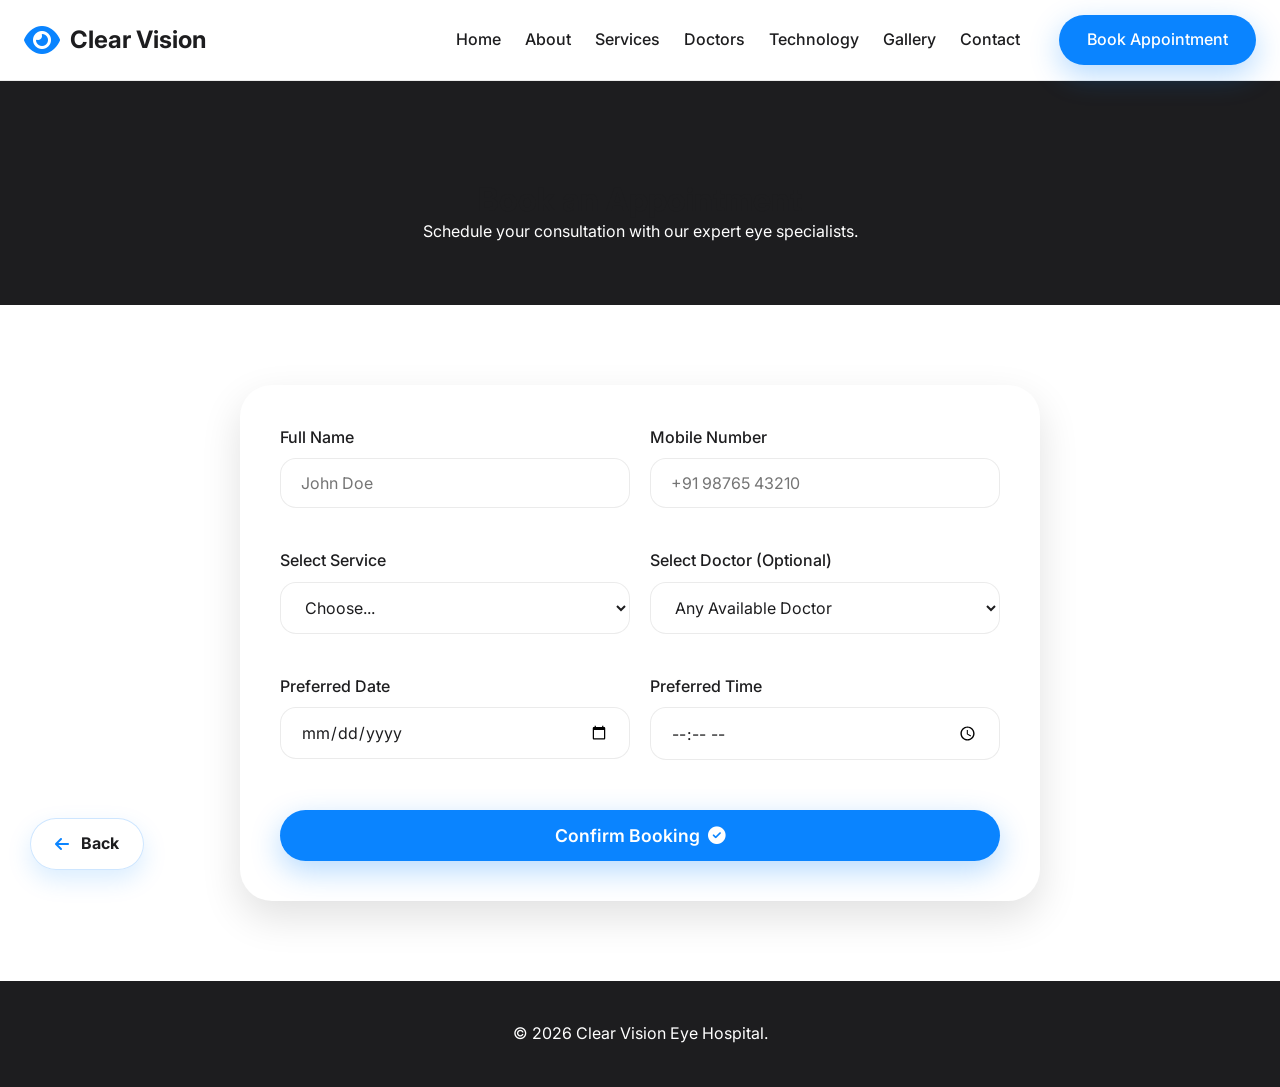
<file: appointment.html>
<!DOCTYPE html>
<html lang="en">
<head>
    <meta charset="UTF-8">
    <meta name="viewport" content="width=device-width, initial-scale=1.0">
    <title>Book Appointment | Clear Vision Eye Hospital</title>
    <link rel="stylesheet" href="css/style.css">
    <link rel="stylesheet" href="css/home.css">
    <link rel="stylesheet" href="css/animation.css">
    <link rel="stylesheet" href="css/responsive.css">
    <link rel="stylesheet" href="https://cdnjs.cloudflare.com/ajax/libs/font-awesome/6.4.0/css/all.min.css">
    <style>
        .page-header { background: var(--dark-blue); color: white; padding: 100px 0 60px; text-align: center; }
    </style>
</head>
<body style="background: var(--background);">
    <!-- Back Button -->
    <a href="javascript:history.back()" class="floating-back-btn">
        <i class="fas fa-arrow-left"></i> Back
    </a>

    <nav class="navbar">
        <div class="container nav-container">
            <a href="index.html" class="logo"><i class="fas fa-eye"></i> Clear Vision</a>
            <div class="nav-links">
                <a href="index.html">Home</a>
                <a href="about.html">About</a>
                <a href="services.html">Services</a>
                <a href="doctors.html">Doctors</a>
                <a href="technology.html">Technology</a>
                <a href="gallery.html">Gallery</a>
                <a href="contact.html">Contact</a>
                <a href="appointment.html" class="active btn btn-primary pulse-button" style="color:white; margin-left:15px;">Book Appointment</a>
            </div>
            <div class="mobile-menu-btn"><i class="fas fa-bars"></i></div>
        </div>
    </nav>

    <div class="page-header reveal-up">
        <div class="container">
            <h1>Book an Appointment</h1>
            <p>Schedule your consultation with our expert eye specialists.</p>
        </div>
    </div>

    <section class="section container" style="max-width: 800px;">
        <form id="home-appointment-form" class="reveal-up" style="background: white; padding: 40px; border-radius: var(--radius-lg); box-shadow: var(--shadow-lg);">
            <div class="grid grid-2" style="gap: 20px; margin-bottom: 20px;">
                <div class="form-group">
                    <label style="font-weight: 500; margin-bottom: 8px; display: block;">Full Name</label>
                    <input type="text" class="form-control" placeholder="John Doe" required>
                </div>
                <div class="form-group">
                    <label style="font-weight: 500; margin-bottom: 8px; display: block;">Mobile Number</label>
                    <input type="tel" class="form-control" placeholder="+91 98765 43210" required>
                </div>
            </div>
            
            <div class="grid grid-2" style="gap: 20px; margin-bottom: 20px;">
                <div class="form-group">
                    <label style="font-weight: 500; margin-bottom: 8px; display: block;">Select Service</label>
                    <select class="form-control" required>
                        <option value="">Choose...</option>
                        <option value="cataract">Cataract Surgery</option>
                        <option value="lasik">LASIK</option>
                        <option value="consultation">General Consultation</option>
                    </select>
                </div>
                <div class="form-group">
                    <label style="font-weight: 500; margin-bottom: 8px; display: block;">Select Doctor (Optional)</label>
                    <select class="form-control">
                        <option value="">Any Available Doctor</option>
                        <option value="dr-arvind">Dr. Arvind Kumar</option>
                        <option value="dr-priya">Dr. Priya Natarajan</option>
                    </select>
                </div>
            </div>

            <div class="grid grid-2" style="gap: 20px; margin-bottom: 30px;">
                <div class="form-group">
                    <label style="font-weight: 500; margin-bottom: 8px; display: block;">Preferred Date</label>
                    <input type="date" class="form-control" required>
                </div>
                <div class="form-group">
                    <label style="font-weight: 500; margin-bottom: 8px; display: block;">Preferred Time</label>
                    <input type="time" class="form-control" required>
                </div>
            </div>

            <button type="submit" class="btn btn-primary" style="width: 100%; font-size: 1.1rem; padding: 15px;">Confirm Booking <i class="fas fa-check-circle"></i></button>
        </form>
    </section>

    <!-- Footer -->
    <footer style="background: var(--dark-blue); color: white; padding: 40px 0;">
        <div class="container" style="text-align: center;">&copy; 2026 Clear Vision Eye Hospital.</div>
    </footer>

    <script src="js/app.js"></script>
    <script src="js/navbar.js"></script>
    <script src="js/animation.js"></script>
    <script src="js/appointment.js"></script>
    <!-- Mobile Bottom Navigation -->
    <div class="mobile-bottom-nav">
        <a href="index.html" class="nav-item">
            <i class="fas fa-home"></i>
            <span>Home</span>
        </a>
        <a href="vision-test.html" class="nav-item">
            <i class="fas fa-eye"></i>
            <span>Test</span>
        </a>
        <a href="appointment.html" class="nav-item active">
            <i class="far fa-calendar-alt"></i>
            <span>Book</span>
        </a>
        <a href="tel:+919876543210" class="nav-item">
            <i class="fas fa-phone-alt"></i>
            <span>Call</span>
        </a>
    </div>
</body>
</html>
</file>
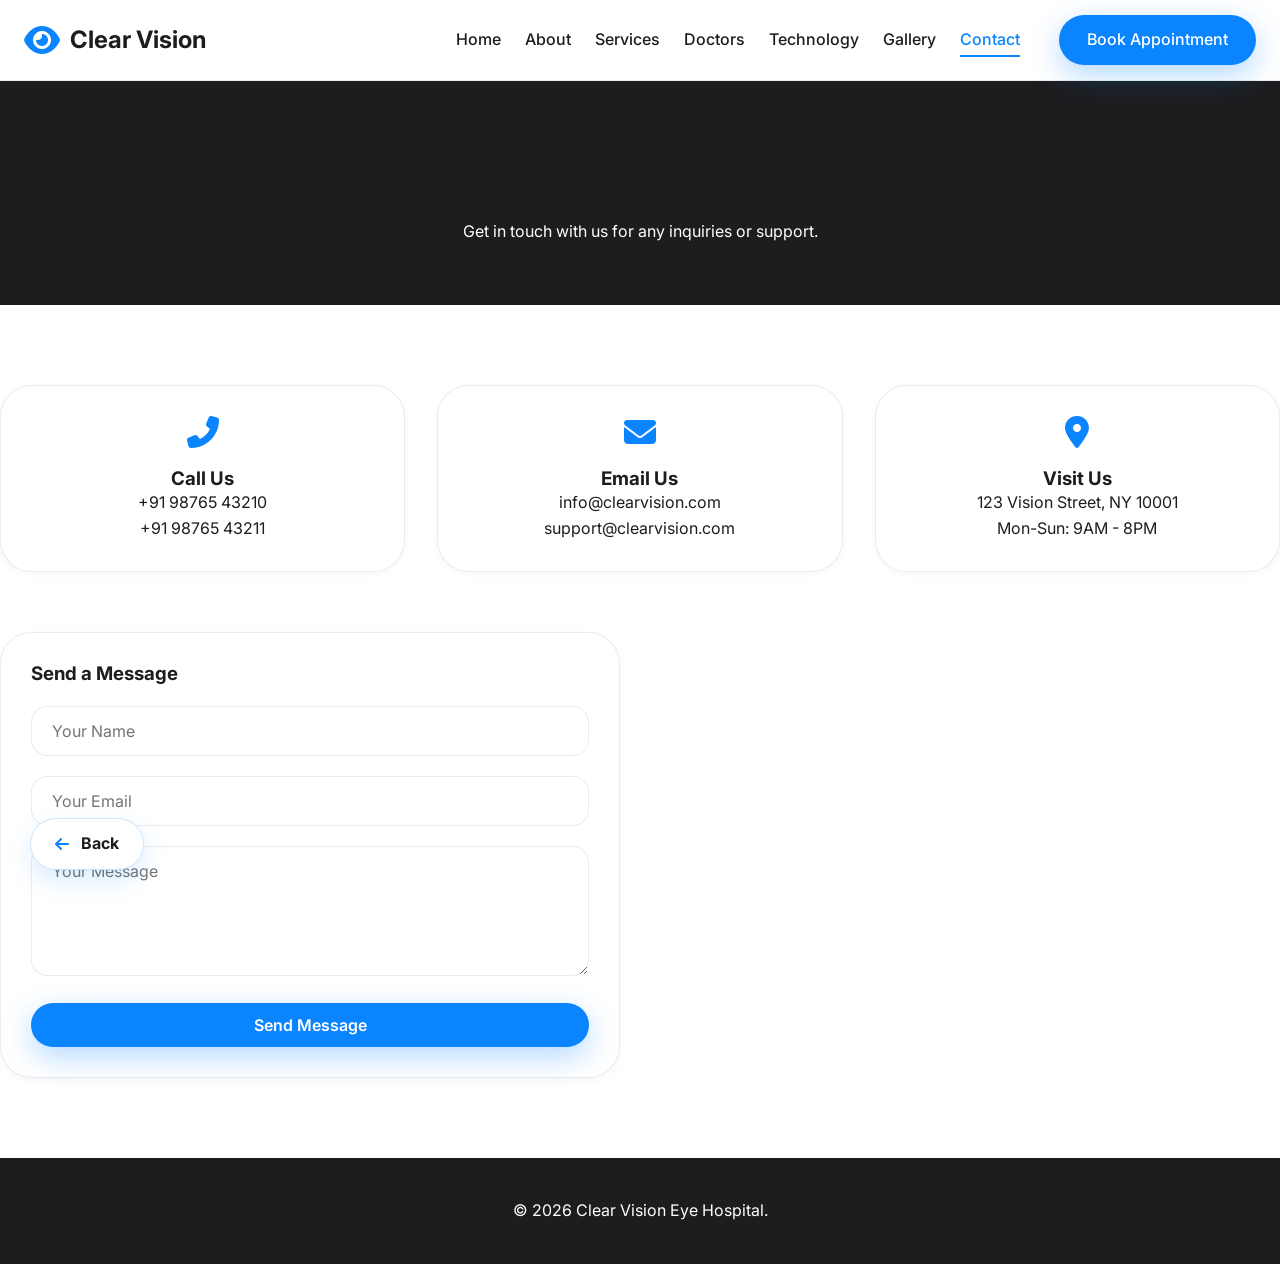
<file: contact.html>
<!DOCTYPE html>
<html lang="en">
<head>
    <meta charset="UTF-8">
    <meta name="viewport" content="width=device-width, initial-scale=1.0">
    <title>Contact Us | Clear Vision Eye Hospital</title>
    <link rel="stylesheet" href="css/style.css">
    <link rel="stylesheet" href="css/home.css">
    <link rel="stylesheet" href="css/animation.css">
    <link rel="stylesheet" href="css/responsive.css">
    <link rel="stylesheet" href="https://cdnjs.cloudflare.com/ajax/libs/font-awesome/6.4.0/css/all.min.css">
    <style>
        .page-header { background: var(--dark-blue); color: white; padding: 100px 0 60px; text-align: center; }
        .contact-card { background: white; padding: 30px; border-radius: var(--radius-lg); box-shadow: var(--shadow-sm); border: 1px solid var(--border); text-align: center; }
        .contact-card i { font-size: 2rem; color: var(--primary-blue); margin-bottom: 20px; }
    </style>
</head>
<body>
    <!-- Back Button -->
    <a href="javascript:history.back()" class="floating-back-btn">
        <i class="fas fa-arrow-left"></i> Back
    </a>

    <nav class="navbar">
        <div class="container nav-container">
            <a href="index.html" class="logo"><i class="fas fa-eye"></i> Clear Vision</a>
            <div class="nav-links">
                <a href="index.html">Home</a>
                <a href="about.html">About</a>
                <a href="services.html">Services</a>
                <a href="doctors.html">Doctors</a>
                <a href="technology.html">Technology</a>
                <a href="gallery.html">Gallery</a>
                <a href="contact.html" class="active">Contact</a>
                <a href="appointment.html" class="btn btn-primary pulse-button" style="color:white; margin-left:15px;">Book Appointment</a>
            </div>
            <div class="mobile-menu-btn"><i class="fas fa-bars"></i></div>
        </div>
    </nav>

    <div class="page-header reveal-up">
        <div class="container">
            <h1>Contact Us</h1>
            <p>Get in touch with us for any inquiries or support.</p>
        </div>
    </div>

    <section class="section container">
        <div class="grid grid-3" style="margin-bottom: 60px;">
            <div class="contact-card reveal-up">
                <i class="fas fa-phone-alt"></i>
                <h3>Call Us</h3>
                <p>+91 98765 43210<br>+91 98765 43211</p>
            </div>
            <div class="contact-card reveal-up" style="transition-delay: 0.1s;">
                <i class="fas fa-envelope"></i>
                <h3>Email Us</h3>
                <p>info@clearvision.com<br>support@clearvision.com</p>
            </div>
            <div class="contact-card reveal-up" style="transition-delay: 0.2s;">
                <i class="fas fa-map-marker-alt"></i>
                <h3>Visit Us</h3>
                <p>123 Vision Street, NY 10001<br>Mon-Sun: 9AM - 8PM</p>
            </div>
        </div>

        <div class="grid grid-2" style="gap: 40px;">
            <form class="contact-card reveal-left" style="text-align: left;">
                <h3 style="margin-bottom: 20px;">Send a Message</h3>
                <div class="form-group"><input type="text" class="form-control" placeholder="Your Name" required></div>
                <div class="form-group"><input type="email" class="form-control" placeholder="Your Email" required></div>
                <div class="form-group"><textarea class="form-control" rows="5" placeholder="Your Message" required></textarea></div>
                <button type="submit" class="btn btn-primary" style="width: 100%;">Send Message</button>
            </form>
            <div class="reveal-right" style="border-radius: var(--radius-lg); overflow: hidden; height: 100%; min-height: 400px;">
                <iframe src="https://www.google.com/maps/embed?pb=!1m18!1m12!1m3!1d3887.8931407338045!2d80.20815131482206!3d13.042456990809228!2m3!1f0!2f0!3f0!3m2!1i1024!2i768!4f13.1!3m3!1m2!1s0x3a5266c1b3f7ef8f%3A0x6b637500b1d3d63c!2sChennai%2C%20Tamil%20Nadu!5e0!3m2!1sen!2sin!4v1622616239923!5m2!1sen!2sin" width="100%" height="100%" style="border:0;" allowfullscreen="" loading="lazy"></iframe>
            </div>
        </div>
    </section>

    <!-- Footer -->
    <footer style="background: var(--dark-blue); color: white; padding: 40px 0;">
        <div class="container" style="text-align: center;">&copy; 2026 Clear Vision Eye Hospital.</div>
    </footer>

    <script src="js/app.js"></script>
    <script src="js/navbar.js"></script>
    <script src="js/animation.js"></script>
    <!-- Mobile Bottom Navigation -->
    <div class="mobile-bottom-nav">
        <a href="index.html" class="nav-item">
            <i class="fas fa-home"></i>
            <span>Home</span>
        </a>
        <a href="vision-test.html" class="nav-item">
            <i class="fas fa-eye"></i>
            <span>Test</span>
        </a>
        <a href="appointment.html" class="nav-item">
            <i class="far fa-calendar-alt"></i>
            <span>Book</span>
        </a>
        <a href="tel:+919876543210" class="nav-item">
            <i class="fas fa-phone-alt"></i>
            <span>Call</span>
        </a>
    </div>
</body>
</html>
</file>
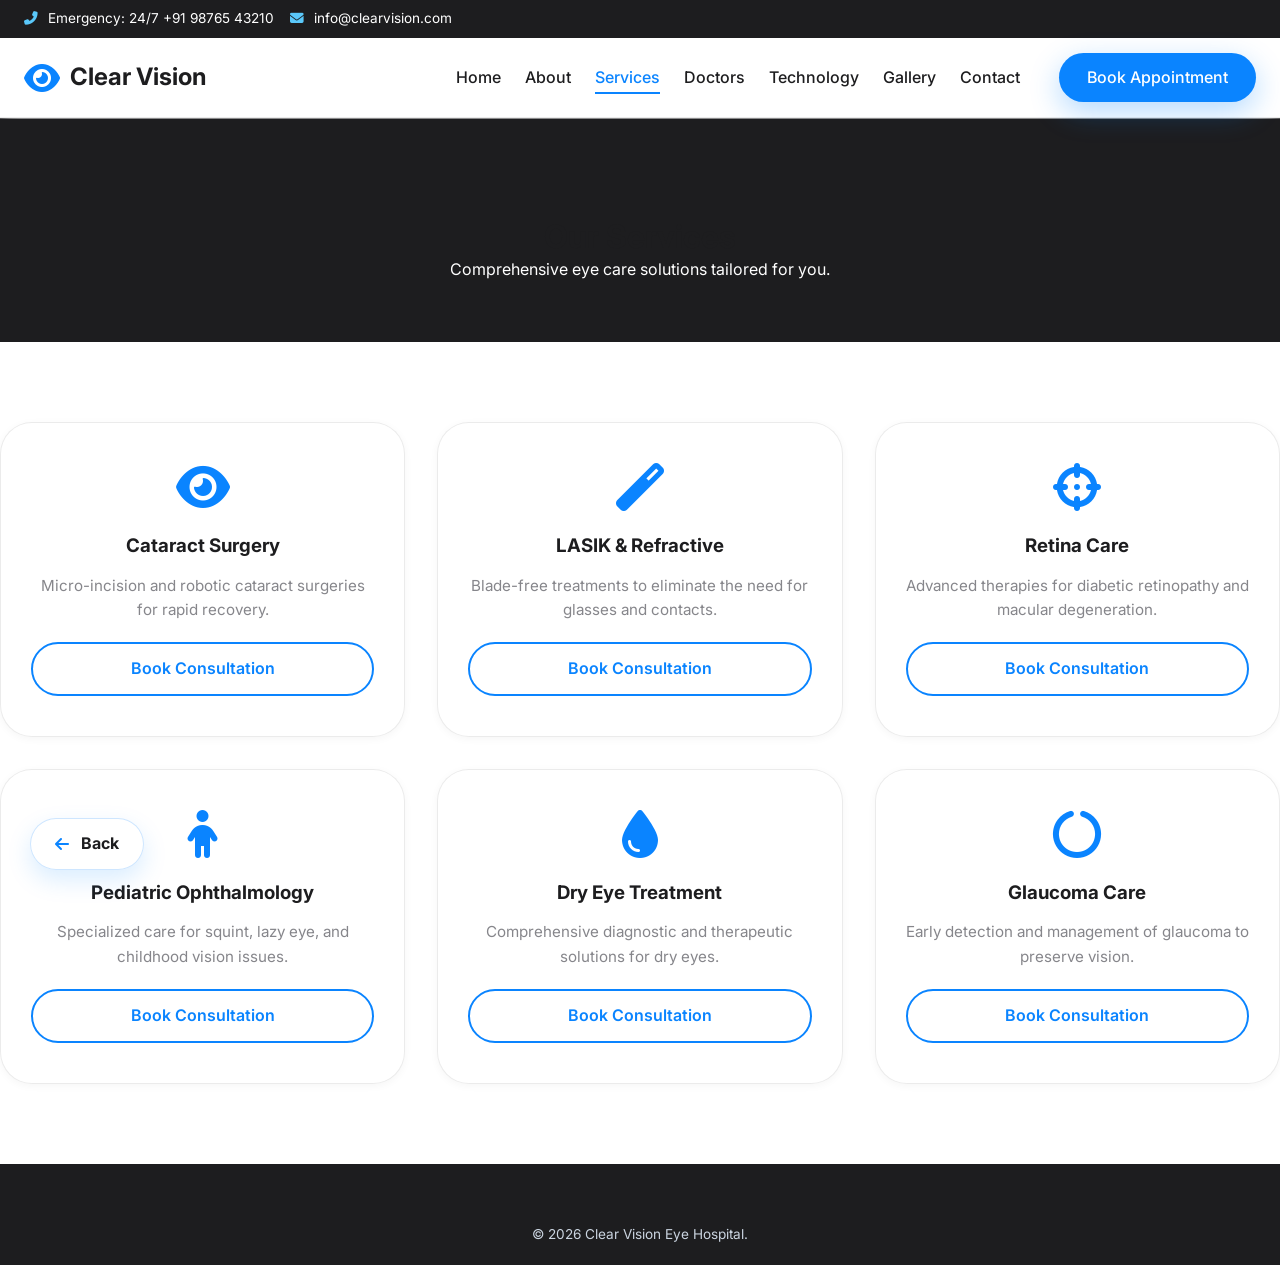
<file: services.html>
<!DOCTYPE html>
<html lang="en">
<head>
    <meta charset="UTF-8">
    <meta name="viewport" content="width=device-width, initial-scale=1.0">
    <title>Services | Clear Vision Eye Hospital</title>
    <link rel="stylesheet" href="css/style.css">
    <link rel="stylesheet" href="css/home.css">
    <link rel="stylesheet" href="css/animation.css">
    <link rel="stylesheet" href="css/responsive.css">
    <link rel="stylesheet" href="https://cdnjs.cloudflare.com/ajax/libs/font-awesome/6.4.0/css/all.min.css">
    <style>
        .page-header { background: var(--dark-blue); color: white; padding: 100px 0 60px; text-align: center; }
    </style>
</head>
<body>
    <!-- Back Button -->
    <a href="javascript:history.back()" class="floating-back-btn">
        <i class="fas fa-arrow-left"></i> Back
    </a>

    <!-- Top Bar -->
    <div class="top-bar">
        <div class="container top-bar-content">
            <div class="top-bar-contact">
                <span><i class="fas fa-phone-alt"></i> Emergency: 24/7 +91 98765 43210</span>
                <span><i class="fas fa-envelope"></i> info@clearvision.com</span>
            </div>
        </div>
    </div>

    <!-- Navbar -->
    <nav class="navbar">
        <div class="container nav-container">
            <a href="index.html" class="logo">
                <i class="fas fa-eye"></i> Clear Vision
            </a>
            <div class="nav-links">
                <a href="index.html">Home</a>
                <a href="about.html">About</a>
                <a href="services.html" class="active">Services</a>
                <a href="doctors.html">Doctors</a>
                <a href="technology.html">Technology</a>
                <a href="gallery.html">Gallery</a>
                <a href="contact.html">Contact</a>
                <a href="appointment.html" class="btn btn-primary pulse-button" style="color:white; margin-left:15px;">Book Appointment</a>
            </div>
            <div class="mobile-menu-btn"><i class="fas fa-bars"></i></div>
        </div>
    </nav>

    <div class="page-header reveal-up">
        <div class="container">
            <h1>Our Services</h1>
            <p>Comprehensive eye care solutions tailored for you.</p>
        </div>
    </div>

    <!-- Services Grid -->
    <section class="section container">
        <div class="grid grid-3">
            <div class="service-card reveal-up">
                <i class="fas fa-eye service-icon"></i>
                <h3>Cataract Surgery</h3>
                <p style="color: var(--text-muted); font-size: 0.95rem; margin-bottom: 20px;">Micro-incision and robotic cataract surgeries for rapid recovery.</p>
                <a href="appointment.html" class="btn btn-outline" style="width: 100%;">Book Consultation</a>
            </div>
            <div class="service-card reveal-up" style="transition-delay: 0.1s;">
                <i class="fas fa-magic service-icon"></i>
                <h3>LASIK & Refractive</h3>
                <p style="color: var(--text-muted); font-size: 0.95rem; margin-bottom: 20px;">Blade-free treatments to eliminate the need for glasses and contacts.</p>
                <a href="appointment.html" class="btn btn-outline" style="width: 100%;">Book Consultation</a>
            </div>
            <div class="service-card reveal-up" style="transition-delay: 0.2s;">
                <i class="fas fa-crosshairs service-icon"></i>
                <h3>Retina Care</h3>
                <p style="color: var(--text-muted); font-size: 0.95rem; margin-bottom: 20px;">Advanced therapies for diabetic retinopathy and macular degeneration.</p>
                <a href="appointment.html" class="btn btn-outline" style="width: 100%;">Book Consultation</a>
            </div>
            <div class="service-card reveal-up">
                <i class="fas fa-child service-icon"></i>
                <h3>Pediatric Ophthalmology</h3>
                <p style="color: var(--text-muted); font-size: 0.95rem; margin-bottom: 20px;">Specialized care for squint, lazy eye, and childhood vision issues.</p>
                <a href="appointment.html" class="btn btn-outline" style="width: 100%;">Book Consultation</a>
            </div>
            <div class="service-card reveal-up" style="transition-delay: 0.1s;">
                <i class="fas fa-tint service-icon"></i>
                <h3>Dry Eye Treatment</h3>
                <p style="color: var(--text-muted); font-size: 0.95rem; margin-bottom: 20px;">Comprehensive diagnostic and therapeutic solutions for dry eyes.</p>
                <a href="appointment.html" class="btn btn-outline" style="width: 100%;">Book Consultation</a>
            </div>
            <div class="service-card reveal-up" style="transition-delay: 0.2s;">
                <i class="fas fa-circle-notch service-icon"></i>
                <h3>Glaucoma Care</h3>
                <p style="color: var(--text-muted); font-size: 0.95rem; margin-bottom: 20px;">Early detection and management of glaucoma to preserve vision.</p>
                <a href="appointment.html" class="btn btn-outline" style="width: 100%;">Book Consultation</a>
            </div>
        </div>
    </section>

    <!-- Footer -->
    <footer style="background: var(--dark-blue); color: white; padding: 60px 0 20px;">
        <!-- Standard footer structure -->
        <div class="container" style="text-align: center; color: #cbd5e1; font-size: 0.85rem;">
            &copy; 2026 Clear Vision Eye Hospital.
        </div>
    </footer>

    <script src="js/app.js"></script>
    <script src="js/navbar.js"></script>
    <script src="js/animation.js"></script>
    <!-- Mobile Bottom Navigation -->
    <div class="mobile-bottom-nav">
        <a href="index.html" class="nav-item">
            <i class="fas fa-home"></i>
            <span>Home</span>
        </a>
        <a href="vision-test.html" class="nav-item">
            <i class="fas fa-eye"></i>
            <span>Test</span>
        </a>
        <a href="appointment.html" class="nav-item">
            <i class="far fa-calendar-alt"></i>
            <span>Book</span>
        </a>
        <a href="tel:+919876543210" class="nav-item">
            <i class="fas fa-phone-alt"></i>
            <span>Call</span>
        </a>
    </div>
</body>
</html>
</file>
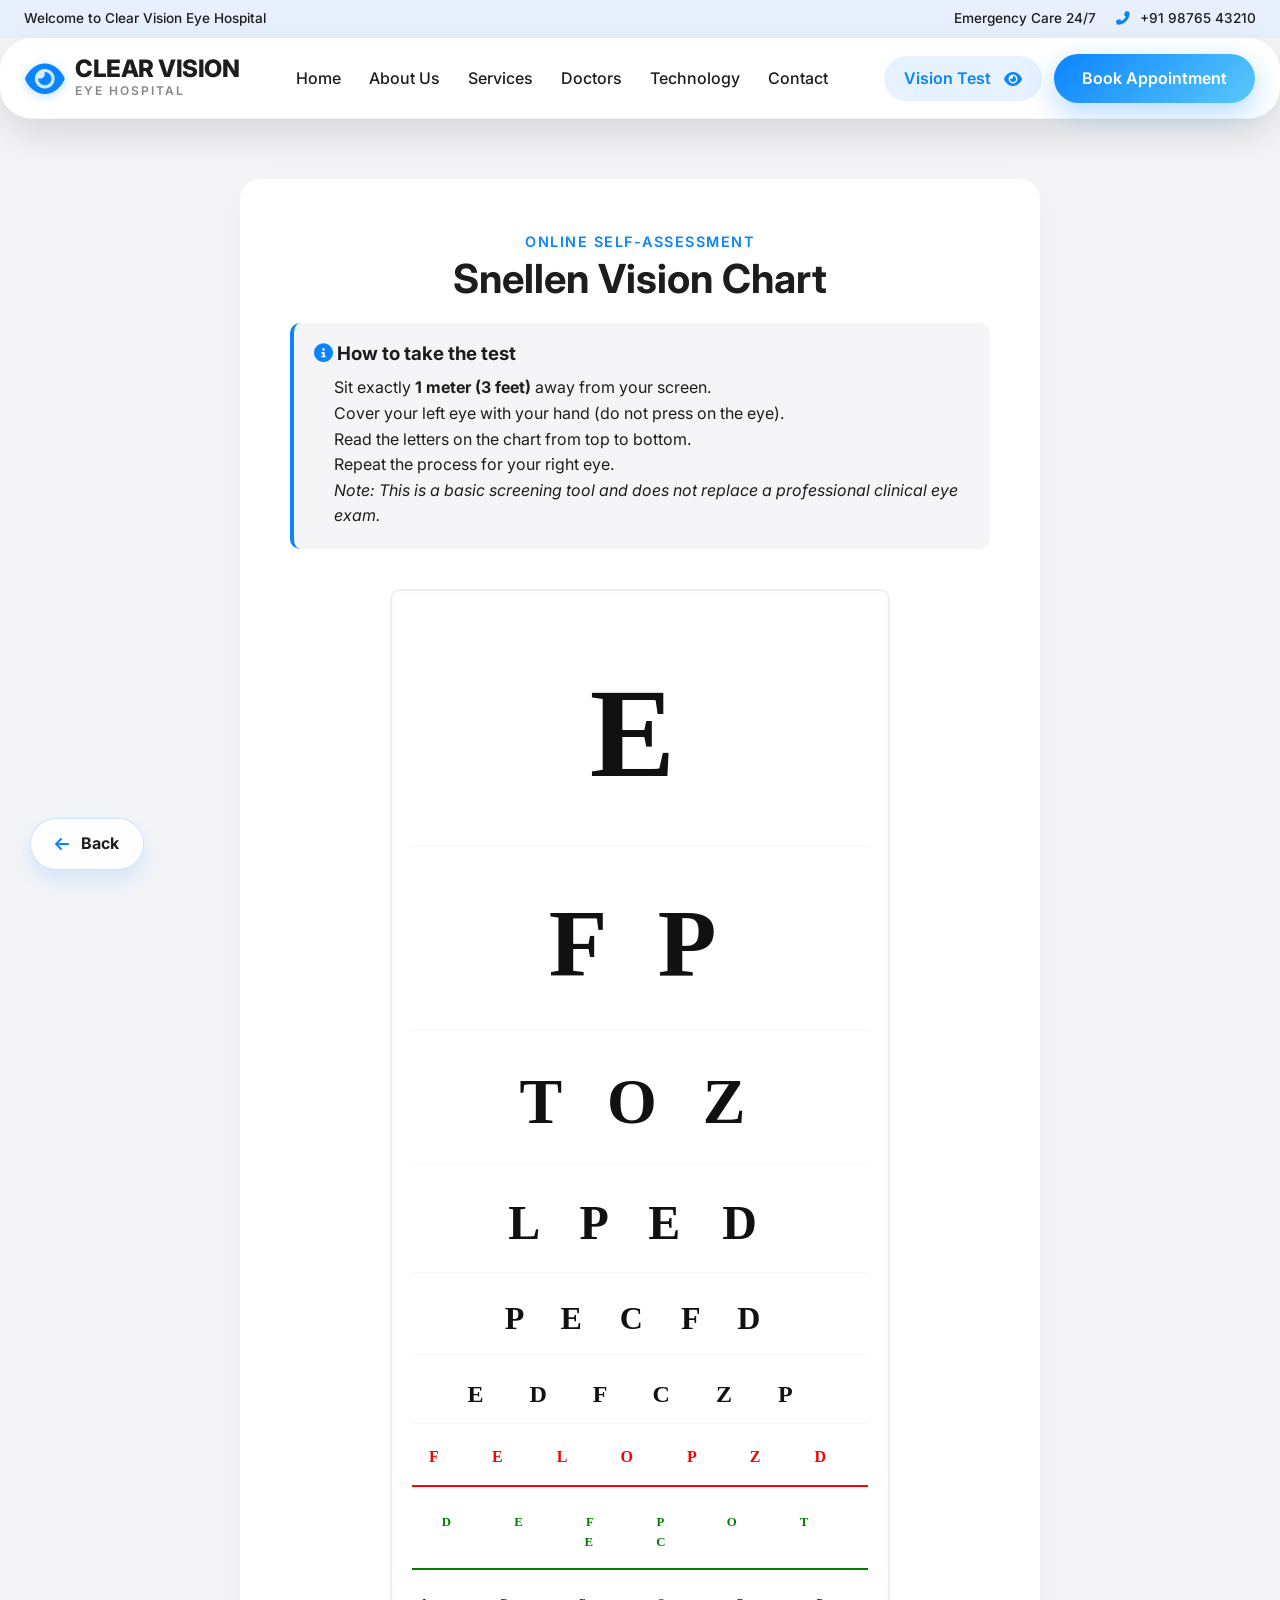
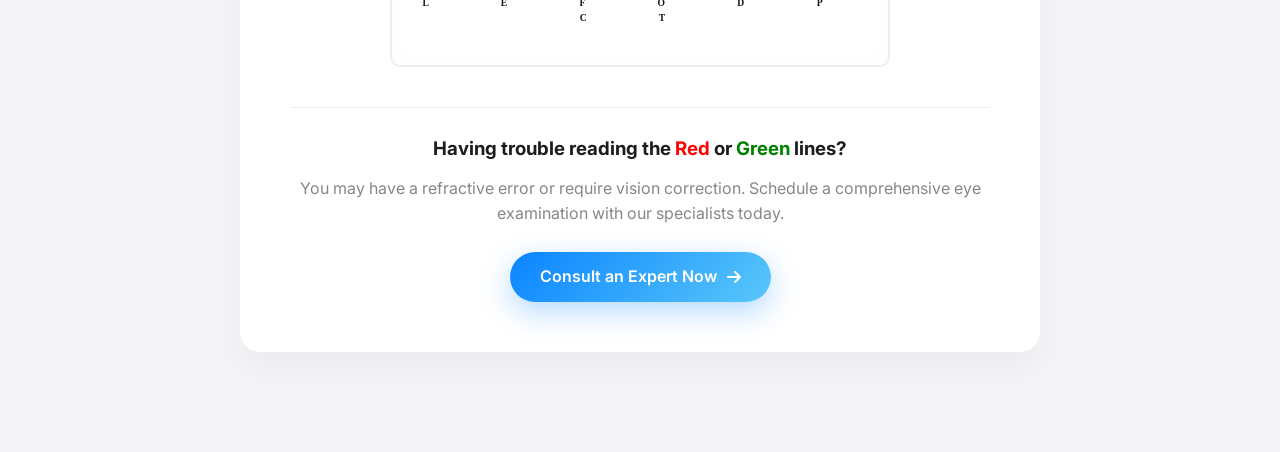
<file: vision-test.html>
<!DOCTYPE html>
<html lang="en">
<head>
    <meta charset="UTF-8">
    <meta name="viewport" content="width=device-width, initial-scale=1.0">
    <meta name="description" content="Online Vision Test | Clear Vision Eye Hospital">
    <title>Online Vision Test | Clear Vision Eye Hospital</title>
    
    <!-- CSS Files -->
    <link rel="stylesheet" href="css/style.css">
    <link rel="stylesheet" href="css/home.css">
    <link rel="stylesheet" href="css/animation.css">
    <link rel="stylesheet" href="css/responsive.css">
    
    <!-- Font Awesome -->
    <link rel="stylesheet" href="https://cdnjs.cloudflare.com/ajax/libs/font-awesome/6.4.0/css/all.min.css">
    
    <style>
        body {
            background-color: var(--background-alt);
        }
        .vision-test-container {
            max-width: 800px;
            margin: 60px auto 100px;
            text-align: center;
            background: white;
            padding: 50px;
            border-radius: 20px;
            box-shadow: 0 15px 40px rgba(0,0,0,0.05);
        }
        .snellen-chart {
            background: #fff;
            padding: 40px 20px;
            border: 2px solid #eee;
            border-radius: 10px;
            margin: 40px auto;
            font-family: 'Times New Roman', Times, serif;
            font-weight: bold;
            color: #111;
            max-width: 500px;
            box-shadow: inset 0 0 20px rgba(0,0,0,0.02);
        }
        .chart-row {
            display: flex;
            justify-content: center;
            align-items: center;
            margin-bottom: 20px;
            gap: 15px;
            letter-spacing: 15px;
            border-bottom: 1px solid #f5f5f5;
            padding-bottom: 10px;
            transition: all 0.3s ease;
        }
        .chart-row:hover {
            background: rgba(10, 132, 255, 0.05);
            cursor: pointer;
        }
        .chart-row:last-child {
            border-bottom: none;
            margin-bottom: 0;
            padding-bottom: 0;
        }
        .r1 { font-size: 8rem; }
        .r2 { font-size: 6rem; }
        .r3 { font-size: 4rem; }
        .r4 { font-size: 3rem; }
        .r5 { font-size: 2rem; }
        .r6 { font-size: 1.5rem; letter-spacing: 20px; }
        .r7 { font-size: 1rem; letter-spacing: 25px; color: red; border-bottom: 2px solid red; padding-bottom: 15px; margin-bottom: 25px; }
        .r8 { font-size: 0.8rem; letter-spacing: 30px; color: green; border-bottom: 2px solid green; padding-bottom: 15px; margin-bottom: 25px; }
        .r9 { font-size: 0.6rem; letter-spacing: 35px; }
        
        @media (max-width: 768px) {
            .r1 { font-size: 4rem; }
            .r2 { font-size: 3rem; }
            .r3 { font-size: 2rem; }
            .r4 { font-size: 1.5rem; }
            .r5 { font-size: 1.2rem; }
            .r6 { font-size: 1rem; letter-spacing: 10px; }
            .r7 { font-size: 0.8rem; letter-spacing: 12px; }
            .r8 { font-size: 0.7rem; letter-spacing: 15px; }
            .r9 { font-size: 0.6rem; letter-spacing: 15px; }
            .chart-row { gap: 10px; letter-spacing: 10px; }
        }

        .instructions {
            background: #F5F5F7;
            padding: 20px;
            border-radius: 10px;
            text-align: left;
            margin-bottom: 40px;
            border-left: 4px solid var(--primary-blue);
        }
    </style>
</head>
<body>
    <!-- Back Button -->
    <a href="javascript:history.back()" class="floating-back-btn">
        <i class="fas fa-arrow-left"></i> Back
    </a>

    <!-- Top Bar -->
    <div class="top-bar" style="background: #E8F0FE; color: var(--dark-blue); padding: 8px 0; font-size: 0.85rem; font-weight: 500;">
        <div class="container top-bar-content" style="display: flex; justify-content: space-between; align-items: center;">
            <div class="top-bar-left">
                <span>Welcome to Clear Vision Eye Hospital</span>
            </div>
            <div class="top-bar-right" style="display: flex; gap: 20px;">
                <span>Emergency Care 24/7</span>
                <span><i class="fas fa-phone-alt" style="color: var(--primary-blue);"></i> +91 98765 43210</span>
            </div>
        </div>
    </div>

    <!-- Navbar -->
    <nav class="navbar glass-panel" style="padding: 15px 0; position: sticky; top: 0; z-index: 1000; border-bottom: 1px solid rgba(0,0,0,0.05); transition: all 0.3s ease;">
        <div class="container nav-container" style="display: flex; justify-content: space-between; align-items: center;">
            <a href="index.html" class="logo" style="display: flex; align-items: center; gap: 10px; text-decoration: none;">
                <i class="fas fa-eye" style="font-size: 2.2rem; color: var(--primary-blue); filter: drop-shadow(0 2px 5px rgba(10,132,255,0.3));"></i>
                <div style="display: flex; flex-direction: column;">
                    <span style="font-size: 1.5rem; font-weight: 800; color: var(--dark-blue); line-height: 1; letter-spacing: -0.5px;">CLEAR VISION</span>
                    <span style="font-size: 0.75rem; font-weight: 600; color: var(--text-muted); letter-spacing: 2px;">EYE HOSPITAL</span>
                </div>
            </a>
            
            <div class="nav-links" style="display: flex; gap: 28px; align-items: center;">
                <a href="index.html" style="color: var(--text-main); font-weight: 500; text-decoration: none; transition: color var(--transition-fast);">Home</a>
                <a href="about.html" style="color: var(--text-main); font-weight: 500; text-decoration: none; transition: color var(--transition-fast);">About Us</a>
                <a href="services.html" style="color: var(--text-main); font-weight: 500; text-decoration: none; transition: color var(--transition-fast);">Services</a>
                <a href="doctors.html" style="color: var(--text-main); font-weight: 500; text-decoration: none; transition: color var(--transition-fast);">Doctors</a>
                <a href="technology.html" style="color: var(--text-main); font-weight: 500; text-decoration: none; transition: color var(--transition-fast);">Technology</a>
                <a href="contact.html" style="color: var(--text-main); font-weight: 500; text-decoration: none; transition: color var(--transition-fast);">Contact</a>
            </div>
            
            <div style="display: flex; gap: 12px; align-items: center;">
                <a href="vision-test.html" class="btn" style="color: var(--primary-blue); padding: 10px 20px; border-radius: 30px; font-weight: 600; text-decoration: none; background: rgba(10,132,255,0.1); transition: all 0.2s;">Vision Test <i class="fas fa-eye" style="margin-left: 5px;"></i></a>
                <a href="appointment.html" class="btn btn-primary pulse-button" style="color:white; padding: 12px 28px; border-radius: 30px; font-weight: 600; display: flex; align-items: center; gap: 8px; text-decoration: none; background: var(--gradient-primary); border: none; box-shadow: var(--shadow-glow);">Book Appointment</a>
                <div class="mobile-menu-btn" style="width: 45px; height: 45px; border-radius: 50%; background: var(--background-alt); display: flex; justify-content: center; align-items: center; cursor: pointer; color: var(--text-main);">
                    <i class="fas fa-bars"></i>
                </div>
            </div>
        </div>
    </nav>

    <main class="container">
        <div class="vision-test-container reveal-up">
            <span style="color: var(--primary-blue); font-weight: 600; text-transform: uppercase; font-size: 0.9rem; letter-spacing: 1.5px;">Online Self-Assessment</span>
            <h1 style="color: var(--dark-blue); font-size: 2.5rem; margin-bottom: 20px;">Snellen Vision Chart</h1>
            
            <div class="instructions">
                <h3 style="margin-bottom: 10px; color: var(--dark-blue);"><i class="fas fa-info-circle" style="color: var(--primary-blue);"></i> How to take the test</h3>
                <ul style="margin-left: 20px; color: var(--text-main); line-height: 1.6;">
                    <li>Sit exactly <strong>1 meter (3 feet)</strong> away from your screen.</li>
                    <li>Cover your left eye with your hand (do not press on the eye).</li>
                    <li>Read the letters on the chart from top to bottom.</li>
                    <li>Repeat the process for your right eye.</li>
                    <li><em>Note: This is a basic screening tool and does not replace a professional clinical eye exam.</em></li>
                </ul>
            </div>

            <div class="snellen-chart">
                <div class="chart-row r1">E</div>
                <div class="chart-row r2">F P</div>
                <div class="chart-row r3">T O Z</div>
                <div class="chart-row r4">L P E D</div>
                <div class="chart-row r5">P E C F D</div>
                <div class="chart-row r6">E D F C Z P</div>
                <div class="chart-row r7">F E L O P Z D</div>
                <div class="chart-row r8">D E F P O T E C</div>
                <div class="chart-row r9">L E F O D P C T</div>
            </div>

            <div style="margin-top: 40px; padding-top: 30px; border-top: 1px solid #eee;">
                <h3 style="margin-bottom: 15px; color: var(--dark-blue);">Having trouble reading the <span style="color: red;">Red</span> or <span style="color: green;">Green</span> lines?</h3>
                <p style="color: var(--text-muted); margin-bottom: 25px;">You may have a refractive error or require vision correction. Schedule a comprehensive eye examination with our specialists today.</p>
                <a href="appointment.html" class="btn btn-primary pulse-button" style="border-radius: 30px; padding: 12px 30px; display: inline-flex; align-items: center; gap: 10px; background: var(--gradient-primary); color: white; text-decoration: none; border: none; box-shadow: var(--shadow-glow);">Consult an Expert Now <i class="fas fa-arrow-right"></i></a>
            </div>
        </div>
    </main>

    <script src="js/app.js"></script>
    <!-- Mobile Bottom Navigation -->
    <div class="mobile-bottom-nav">
        <a href="index.html" class="nav-item">
            <i class="fas fa-home"></i>
            <span>Home</span>
        </a>
        <a href="vision-test.html" class="nav-item active">
            <i class="fas fa-eye"></i>
            <span>Test</span>
        </a>
        <a href="appointment.html" class="nav-item">
            <i class="far fa-calendar-alt"></i>
            <span>Book</span>
        </a>
        <a href="tel:+919876543210" class="nav-item">
            <i class="fas fa-phone-alt"></i>
            <span>Call</span>
        </a>
    </div>
</body>
</html>
</file>
<file: css/style.css>
/* ==========================================================================
   Base Styles & Design System
   ========================================================================== */

@import url('https://fonts.googleapis.com/css2?family=Inter:wght@300;400;500;600;700&family=Poppins:wght@400;500;600;700;800&display=swap');

:root {
  /* Color Palette */
  --primary-blue: #0A84FF;
  --dark-blue: #1D1D1F;
  --accent-cyan: #5AC8FA;
  --background: #FFFFFF;
  --background-alt: #F5F5F7;
  --card-bg: rgba(255, 255, 255, 0.7);
  --text-main: #1D1D1F;
  --text-muted: #86868B;
  --border: rgba(0, 0, 0, 0.08);
  --success: #32D74B;
  --gradient-primary: linear-gradient(135deg, var(--primary-blue), var(--accent-cyan));
  
  /* Typography */
  --font-heading: 'Inter', -apple-system, BlinkMacSystemFont, sans-serif;
  --font-body: 'Inter', -apple-system, BlinkMacSystemFont, sans-serif;
  
  /* Shadows */
  --shadow-sm: 0 2px 8px rgba(0, 0, 0, 0.04);
  --shadow-md: 0 8px 24px rgba(0, 0, 0, 0.08);
  --shadow-lg: 0 16px 40px rgba(0, 0, 0, 0.12);
  --shadow-glow: 0 10px 30px rgba(10, 132, 255, 0.3);
  
  /* Transitions */
  --transition-fast: 0.2s cubic-bezier(0.25, 0.1, 0.25, 1);
  --transition-smooth: 0.5s cubic-bezier(0.25, 1, 0.5, 1);
  
  /* Border Radius */
  --radius-md: 16px;
  --radius-lg: 32px;
  --radius-full: 9999px;
}

/* Glassmorphism Utility */
.glass-panel {
  background: rgba(255, 255, 255, 0.75);
  backdrop-filter: blur(20px);
  -webkit-backdrop-filter: blur(20px);
  border: 1px solid rgba(255, 255, 255, 0.5);
  box-shadow: var(--shadow-sm);
}

/* Reset & Global */
* {
  margin: 0;
  padding: 0;
  box-sizing: border-box;
}

html {
  scroll-behavior: smooth;
  font-size: 16px;
  overflow-x: hidden;
}

body {
  font-family: var(--font-body);
  color: var(--text-main);
  background-color: var(--background);
  line-height: 1.6;
  overflow-x: hidden;
}

h1, h2, h3, h4, h5, h6 {
  font-family: var(--font-heading);
  color: var(--dark-blue);
  line-height: 1.2;
}

a {
  text-decoration: none;
  color: inherit;
  transition: color var(--transition-fast);
}

ul {
  list-style: none;
}

img {
  max-width: 100%;
  height: auto;
  display: block;
}

/* Utility Classes */
.container {
  width: 100%;
  max-width: 1280px;
  margin: 0 auto;
  padding: 0 24px;
}

.section {
  padding: 80px 0;
}

.section-header {
  text-align: center;
  margin-bottom: 60px;
}

.section-title {
  font-size: 2.5rem;
  font-weight: 700;
  margin-bottom: 16px;
  position: relative;
  display: inline-block;
}

.section-title::after {
  content: '';
  position: absolute;
  bottom: -8px;
  left: 50%;
  transform: translateX(-50%);
  width: 60px;
  height: 4px;
  background: var(--gradient-primary);
  border-radius: var(--radius-full);
}

.section-subtitle {
  color: var(--text-muted);
  font-size: 1.1rem;
  max-width: 600px;
  margin: 0 auto;
}

/* Buttons */
.btn {
  display: inline-flex;
  align-items: center;
  justify-content: center;
  padding: 12px 28px;
  border-radius: var(--radius-full);
  font-family: var(--font-heading);
  font-weight: 600;
  font-size: 1rem;
  cursor: pointer;
  transition: all var(--transition-smooth);
  border: none;
  outline: none;
  gap: 8px;
  position: relative;
  overflow: hidden;
}

.btn-primary {
  background: var(--primary-blue);
  color: white;
  box-shadow: var(--shadow-glow);
}

.btn-primary:hover {
  background: var(--dark-blue);
  transform: translateY(-2px);
  box-shadow: 0 15px 30px -5px rgba(30, 58, 138, 0.4);
}

.btn-outline {
  background: transparent;
  color: var(--primary-blue);
  border: 2px solid var(--primary-blue);
}

.btn-outline:hover {
  background: var(--primary-blue);
  color: white;
  box-shadow: var(--shadow-glow);
}

/* Glassmorphism Classes */
.glass-panel {
  background: rgba(255, 255, 255, 0.85);
  backdrop-filter: blur(12px);
  -webkit-backdrop-filter: blur(12px);
  border: 1px solid rgba(255, 255, 255, 0.3);
  box-shadow: var(--shadow-lg);
  border-radius: var(--radius-lg);
}

/* Forms */
.form-group {
  margin-bottom: 20px;
}

.form-control {
  width: 100%;
  padding: 14px 20px;
  border-radius: var(--radius-md);
  border: 1px solid var(--border);
  font-family: var(--font-body);
  font-size: 1rem;
  color: var(--text-main);
  background: var(--card-bg);
  transition: all var(--transition-fast);
}

.form-control:focus {
  outline: none;
  border-color: var(--primary-blue);
  box-shadow: 0 0 0 4px rgba(14, 165, 233, 0.1);
}

/* Grid Layouts */
.grid {
  display: grid;
  gap: 32px;
}
.grid-2 { grid-template-columns: repeat(2, 1fr); }
.grid-3 { grid-template-columns: repeat(3, 1fr); }
.grid-4 { grid-template-columns: repeat(4, 1fr); }

/* Modal Styles */
.modal-overlay {
  position: fixed;
  top: 0;
  left: 0;
  width: 100%;
  height: 100%;
  background: rgba(15, 23, 42, 0.6);
  backdrop-filter: blur(5px);
  z-index: 2000;
  display: flex;
  justify-content: center;
  align-items: center;
  opacity: 0;
  visibility: hidden;
  transition: all var(--transition-fast);
}

.modal-overlay.active {
  opacity: 1;
  visibility: visible;
}

.modal-content {
  background: white;
  width: 90%;
  max-width: 800px;
  border-radius: var(--radius-lg);
  position: relative;
  transform: scale(0.9);
  transition: all var(--transition-smooth);
  box-shadow: var(--shadow-lg);
  padding: 40px;
}

.modal-overlay.active .modal-content {
  transform: scale(1);
}

.close-modal {
  position: absolute;
  top: 20px;
  right: 25px;
  font-size: 1.5rem;
  color: var(--text-muted);
  cursor: pointer;
  transition: color var(--transition-fast);
}

.close-modal:hover {
  color: var(--primary-blue);
}
</file>
<file: css/home.css>
/* ==========================================================================
   Home Page Specific Styles
   ========================================================================== */

/* Top Bar */
.top-bar {
  background: var(--dark-blue);
  color: white;
  padding: 8px 0;
  font-size: 0.85rem;
}

.top-bar-content {
  display: flex;
  justify-content: space-between;
  align-items: center;
  flex-wrap: wrap;
  gap: 16px;
}

.top-bar-contact,
.top-bar-action {
  display: flex;
  align-items: center;
  gap: 16px;
}

.top-bar i {
  color: var(--accent-cyan);
  margin-right: 6px;
}

/* Navbar */
.navbar {
  background: rgba(255, 255, 255, 0.95);
  backdrop-filter: blur(10px);
  position: sticky;
  top: 0;
  z-index: 1000;
  padding: 15px 0;
  border-bottom: 1px solid var(--border);
  transition: padding var(--transition-fast), background var(--transition-fast), box-shadow var(--transition-fast);
}

.navbar.scrolled {
  padding: 10px 0;
  box-shadow: var(--shadow-sm);
  background: rgba(255, 255, 255, 1);
}

.nav-container {
  display: flex;
  justify-content: space-between;
  align-items: center;
}

.logo {
  display: flex;
  align-items: center;
  gap: 10px;
  font-family: var(--font-heading);
  font-weight: 700;
  font-size: 1.5rem;
  color: var(--dark-blue);
}

.logo i {
  font-size: 2rem;
  color: var(--primary-blue);
}

.nav-links {
  display: flex;
  gap: 24px;
  align-items: center;
}

.nav-links a {
  font-weight: 500;
  color: var(--text-main);
  position: relative;
}

.nav-links a:hover,
.nav-links a.active {
  color: var(--primary-blue);
}

.nav-links a::after {
  content: '';
  position: absolute;
  bottom: -4px;
  left: 0;
  width: 0;
  height: 2px;
  background: var(--primary-blue);
  transition: width var(--transition-fast);
}

.nav-links a:hover::after,
.nav-links a.active::after {
  width: 100%;
}

.mobile-menu-btn {
  display: none !important;
  font-size: 1.5rem;
  cursor: pointer;
  color: var(--dark-blue);
}

/* Hero Section */
/* Futuristic Hero Section */
.hero-premium {
  height: 100vh;
  width: 100%;
  position: relative;
  overflow: hidden;
  display: flex;
  flex-direction: column;
  justify-content: center;
  padding: 80px 0 0 0;
  background: radial-gradient(circle at right center, rgba(10, 132, 255, 0.05) 0%, rgba(255, 255, 255, 0) 50%);
}

.hero-glow-1,
.hero-glow-2 {
  position: absolute;
  border-radius: 50%;
  filter: blur(80px);
  z-index: 0;
  opacity: 0.5;
}

.hero-glow-1 {
  width: 400px;
  height: 400px;
  background: var(--accent-cyan);
  top: -100px;
  right: -100px;
}

.hero-glow-2 {
  width: 500px;
  height: 500px;
  background: var(--primary-blue);
  bottom: -200px;
  right: 20%;
}

.hero-premium-container {
  display: flex;
  align-items: center;
  justify-content: space-between;
  position: relative;
  z-index: 2;
  flex: 1;
}

.hero-premium-content {
  max-width: 600px;
}

.trust-chip {
  display: inline-flex;
  align-items: center;
  gap: 12px;
  padding: 6px 16px 6px 6px;
  border-radius: 30px;
  margin-bottom: 30px;
}

.trust-chip .avatars {
  display: flex;
}

.trust-chip .avatars img {
  width: 28px;
  height: 28px;
  border-radius: 50%;
  border: 2px solid white;
  margin-left: -10px;
}

.trust-chip .avatars img:first-child {
  margin-left: 0;
}

.hero-premium-title {
  font-size: 3.5rem;
  font-weight: 800;
  line-height: 1.1;
  letter-spacing: -1.5px;
  color: var(--dark-blue);
  margin-bottom: 20px;
  position: relative;
}

.hero-premium-title .highlight {
  background: var(--gradient-primary);
  -webkit-background-clip: text;
  -webkit-text-fill-color: transparent;
}

.heart-line {
  position: absolute;
  width: 120px;
  right: 0;
  bottom: -20px;
}

.hero-premium-subtitle {
  font-size: 1.25rem;
  color: var(--text-muted);
  margin-bottom: 40px;
  line-height: 1.6;
}

.hero-premium-actions {
  display: flex;
  gap: 20px;
}

/* AI Interactive Eye Scanner */
.ai-eye-scanner {
  position: relative;
  width: 400px;
  height: 400px;
  display: flex;
  justify-content: center;
  align-items: center;
  perspective: 1200px;
  z-index: 1;
}

.ambient-glow {
  position: absolute;
  width: 150%;
  height: 150%;
  background: radial-gradient(circle, rgba(10, 132, 255, 0.15) 0%, transparent 60%);
  animation: pulse-glow 8s ease-in-out infinite alternate;
  z-index: 0;
  pointer-events: none;
}

@keyframes pulse-glow {
  0% {
    transform: scale(0.9);
    opacity: 0.6;
  }

  100% {
    transform: scale(1.1);
    opacity: 1;
  }
}

.particles-container {
  position: absolute;
  top: 0;
  left: 0;
  width: 100%;
  height: 100%;
  z-index: 1;
  pointer-events: none;
}

.ai-particle {
  position: absolute;
  background: var(--accent-cyan);
  border-radius: 50%;
  filter: blur(1px);
  animation: float-particle 10s linear infinite;
}

@keyframes float-particle {
  0% {
    transform: translateY(0) translateX(0);
    opacity: 0;
  }

  20% {
    opacity: 0.8;
  }

  80% {
    opacity: 0.8;
  }

  100% {
    transform: translateY(-100px) translateX(20px);
    opacity: 0;
  }
}

.eye-core {
  position: relative;
  width: 380px;
  height: 380px;
  z-index: 2;
  transform-style: preserve-3d;
  transition: transform 0.1s ease-out;
}

.eye-image-wrapper {
  position: absolute;
  top: 0;
  left: 0;
  width: 100%;
  height: 100%;
  border-radius: 50%;
  box-shadow: inset 0 0 50px rgba(0, 0, 0, 0.2), 0 20px 50px rgba(10, 132, 255, 0.2);
  z-index: 3;
  overflow: hidden;
}

.ai-hud-ring {
  position: absolute;
  top: 50%;
  left: 50%;
  transform: translate(-50%, -50%);
  border-radius: 50%;
  pointer-events: none;
  z-index: 4;
}

.ai-ring-inner {
  width: 105%;
  height: 105%;
  border: 2px dashed rgba(10, 132, 255, 0.6);
  border-right: 2px solid var(--accent-cyan);
  animation: spin 8s linear infinite;
  box-shadow: inset 0 0 10px rgba(10, 132, 255, 0.2);
}

.ai-ring-middle {
  width: 120%;
  height: 120%;
  border-top: 3px solid rgba(10, 255, 255, 0.8);
  border-left: 2px dashed rgba(10, 132, 255, 0.3);
  animation: spin-reverse 15s linear infinite;
  filter: drop-shadow(0 0 8px rgba(10, 255, 255, 0.4));
}

.ai-ring-outer {
  width: 135%;
  height: 135%;
  border: 1px dotted rgba(255, 255, 255, 0.4);
  border-bottom: 2px solid var(--primary-blue);
  animation: spin 20s linear infinite;
}

.ai-scanner-beam {
  position: absolute;
  top: 0;
  left: 0;
  width: 100%;
  height: 3px;
  background: var(--accent-cyan);
  box-shadow: 0 0 15px var(--accent-cyan), 0 0 30px var(--accent-cyan);
  z-index: 5;
  animation: ai-scan 4s cubic-bezier(0.4, 0, 0.2, 1) infinite;
  pointer-events: none;
  opacity: 0;
}

.ai-scanner-beam::after {
  content: '';
  position: absolute;
  bottom: 100%;
  left: 0;
  width: 100%;
  height: 120px;
  background: linear-gradient(to top, rgba(10, 255, 255, 0.25), transparent);
}

@keyframes ai-scan {
  0% {
    top: -10%;
    opacity: 0;
  }

  10% {
    opacity: 1;
  }

  50% {
    top: 110%;
    opacity: 1;
  }

  60% {
    opacity: 0;
  }

  100% {
    top: -10%;
    opacity: 0;
  }
}

.ai-iris-pulse {
  position: absolute;
  top: 50%;
  left: 50%;
  transform: translate(-50%, -50%);
  width: 100px;
  height: 100px;
  border-radius: 50%;
  border: 2px solid var(--accent-cyan);
  z-index: 6;
  opacity: 0;
  animation: iris-pulse 4s cubic-bezier(0.1, 0.8, 0.3, 1) infinite;
  animation-delay: 2s;
  pointer-events: none;
}

@keyframes iris-pulse {
  0% {
    width: 50px;
    height: 50px;
    opacity: 1;
  }

  100% {
    width: 150%;
    height: 150%;
    opacity: 0;
  }
}

/* Floating HUD Cards */
.hud-card {
  position: absolute;
  padding: 10px 15px;
  background: rgba(255, 255, 255, 0.75);
  backdrop-filter: blur(10px);
  -webkit-backdrop-filter: blur(10px);
  border: 1px solid rgba(255, 255, 255, 0.5);
  border-radius: 8px;
  font-size: 0.8rem;
  font-weight: 600;
  color: var(--dark-blue);
  display: flex;
  align-items: center;
  gap: 8px;
  box-shadow: 0 4px 15px rgba(0, 0, 0, 0.05);
  z-index: 7;
  white-space: nowrap;
}

.card-top-left {
  top: 10%;
  left: -10%;
  animation: float-card 5s ease-in-out infinite;
}

.card-top-right {
  top: 25%;
  right: -15%;
  animation: float-card 6s ease-in-out infinite 1s;
}

.card-bottom-left {
  bottom: 25%;
  left: -15%;
  animation: float-card 7s ease-in-out infinite 0.5s;
}

.card-bottom-right {
  bottom: 10%;
  right: -10%;
  animation: float-card 5.5s ease-in-out infinite 1.5s;
}

@keyframes float-card {
  0% {
    transform: translateY(0) scale(1);
  }

  50% {
    transform: translateY(-10px) scale(1.05);
  }

  100% {
    transform: translateY(0) scale(1);
  }
}

/* Horizontal Stats Bar */
.hero-stats-row {
  display: grid;
  grid-template-columns: repeat(4, 1fr);
  gap: 20px;
  padding: 30px;
  border-radius: var(--radius-lg);
  margin-top: 40px;
  position: relative;
  z-index: 3;
}

.h-stat-item {
  display: flex;
  align-items: center;
  gap: 15px;
}

.icon-circle {
  width: 50px;
  height: 50px;
  border-radius: 50%;
  background: rgba(10, 132, 255, 0.1);
  color: var(--primary-blue);
  display: flex;
  align-items: center;
  justify-content: center;
  font-size: 1.2rem;
}

.h-stat-item strong {
  display: block;
  font-size: 1.2rem;
  color: var(--dark-blue);
}

.h-stat-item span {
  font-size: 0.85rem;
  color: var(--text-muted);
}

/* Floating Contact Sidebar */
.floating-contact {
  position: fixed;
  right: 30px;
  bottom: 30px;
  display: flex;
  flex-direction: column;
  gap: 15px;
  z-index: 100;
}

.f-contact-btn {
  width: 50px;
  height: 50px;
  border-radius: 50%;
  display: flex;
  align-items: center;
  justify-content: center;
  color: white;
  font-size: 1.2rem;
  text-decoration: none;
  position: relative;
  box-shadow: var(--shadow-md);
  transition: all 0.3s cubic-bezier(0.175, 0.885, 0.32, 1.275);
}

.f-contact-btn:hover {
  transform: scale(1.1);
}

.f-contact-btn.red {
  background: #FF3B30;
}

.f-contact-btn.green {
  background: #34C759;
}

.f-contact-btn.blue {
  background: #007AFF;
}

.f-tooltip {
  position: absolute;
  right: 60px;
  background: var(--dark-blue);
  color: white;
  padding: 6px 12px;
  border-radius: 8px;
  font-size: 0.8rem;
  opacity: 0;
  pointer-events: none;
  transition: 0.3s;
  white-space: nowrap;
}

.f-contact-btn:hover .f-tooltip {
  opacity: 1;
  right: 65px;
}

@keyframes spin {
  0% {
    transform: translate(-50%, -50%) rotate(0deg);
  }

  100% {
    transform: translate(-50%, -50%) rotate(360deg);
  }
}

@keyframes spin-reverse {
  0% {
    transform: translate(-50%, -50%) rotate(0deg);
  }

  100% {
    transform: translate(-50%, -50%) rotate(-360deg);
  }
}

@keyframes scan {
  0% {
    top: 0;
    opacity: 0;
  }

  10% {
    opacity: 1;
  }

  90% {
    opacity: 1;
  }

  100% {
    top: 100%;
    opacity: 0;
  }
}

/* Removed old floating cards css */

.float-card.c1 {
  top: 20%;
  right: 40%;
}

.float-card.c2 {
  bottom: 20%;
  right: 5%;
}

.float-card.c3 {
  top: 60%;
  left: 10%;
}

/* Services Section */
.service-card {
  background: var(--card-bg);
  padding: 40px 30px;
  border-radius: var(--radius-lg);
  box-shadow: var(--shadow-sm);
  transition: all var(--transition-smooth);
  border: 1px solid var(--border);
  text-align: center;
  position: relative;
  overflow: hidden;
}

.service-card::before {
  content: '';
  position: absolute;
  top: 0;
  left: 0;
  width: 100%;
  height: 4px;
  background: var(--gradient-primary);
  transform: scaleX(0);
  transform-origin: left;
  transition: transform var(--transition-smooth);
}

.service-card:hover {
  transform: translateY(-10px);
  box-shadow: var(--shadow-lg);
}

.service-card:hover::before {
  transform: scaleX(1);
}

.service-icon {
  font-size: 3rem;
  color: var(--primary-blue);
  margin-bottom: 24px;
}

.service-card h3 {
  margin-bottom: 16px;
}

/* Premium Alternating Journey Timeline */
.treatment-timeline {
  position: relative;
  max-width: 900px;
  margin: 60px auto 0;
  padding: 20px 0;
}

.treatment-timeline::before {
  content: '';
  position: absolute;
  left: 50%;
  top: 0;
  bottom: 0;
  width: 4px;
  background: linear-gradient(to bottom, var(--primary-blue), var(--accent-cyan));
  transform: translateX(-50%);
  border-radius: 4px;
  box-shadow: 0 0 10px rgba(10, 132, 255, 0.5);
}

.t-step {
  display: flex;
  justify-content: flex-start;
  align-items: center;
  position: relative;
  margin-bottom: 60px;
  width: 100%;
  z-index: 2;
}

.t-step:last-child {
  margin-bottom: 0;
}

.t-step:nth-child(even) {
  justify-content: flex-end;
}

.t-icon-wrapper {
  position: absolute;
  left: 50%;
  top: 50%;
  transform: translate(-50%, -50%);
  width: 70px;
  height: 70px;
  background: var(--background);
  border-radius: 50%;
  box-shadow: 0 0 0 4px rgba(10, 132, 255, 0.2), var(--shadow-md);
  z-index: 5;
  display: flex;
  align-items: center;
  justify-content: center;
  transition: all 0.4s cubic-bezier(0.175, 0.885, 0.32, 1.275);
}

.t-icon {
  width: 50px;
  height: 50px;
  border-radius: 50%;
  background: var(--gradient-primary);
  color: white;
  display: flex;
  align-items: center;
  justify-content: center;
  font-size: 1.4rem;
  box-shadow: var(--shadow-glow);
  transition: transform 0.4s ease;
}

.t-step:hover .t-icon-wrapper {
  box-shadow: 0 0 0 8px rgba(10, 132, 255, 0.3), var(--shadow-lg);
  transform: translate(-50%, -50%) scale(1.15);
}

.t-step:hover .t-icon {
  transform: scale(1.1);
}

.t-content {
  width: 42%;
  padding: 35px;
  border-radius: 24px;
  text-align: left;
  position: relative;
  transition: all 0.4s cubic-bezier(0.175, 0.885, 0.32, 1.275);
  border: 1px solid rgba(255, 255, 255, 0.6);
  background: rgba(255, 255, 255, 0.7);
  backdrop-filter: blur(15px);
  -webkit-backdrop-filter: blur(15px);
  box-shadow: var(--shadow-sm);
  overflow: hidden;
}

.t-step:nth-child(even) .t-content {
  text-align: right;
}

.t-content:hover {
  transform: translateY(-8px);
  box-shadow: 0 20px 40px rgba(10, 132, 255, 0.12);
  border-color: rgba(10, 132, 255, 0.4);
  background: rgba(255, 255, 255, 0.9);
}

.t-num {
  position: absolute;
  top: -15px;
  font-size: 8rem;
  font-weight: 900;
  color: rgba(10, 132, 255, 0.03);
  line-height: 1;
  pointer-events: none;
  transition: color 0.4s ease;
  z-index: 0;
}

.t-step:nth-child(odd) .t-num {
  right: -10px;
}

.t-step:nth-child(even) .t-num {
  left: -10px;
}

.t-content:hover .t-num {
  color: rgba(10, 132, 255, 0.06);
}

.t-text {
  position: relative;
  z-index: 2;
}

.t-text h3 {
  margin-bottom: 10px;
  font-size: 1.4rem;
  font-weight: 700;
  color: var(--dark-blue);
  transition: color 0.3s ease;
}

.t-content:hover .t-text h3 {
  color: var(--primary-blue);
}

.t-text p {
  color: var(--text-muted);
  font-size: 1rem;
  line-height: 1.6;
  margin: 0;
}

@media (max-width: 768px) {
  .treatment-timeline::before {
    left: 40px;
  }

  .t-step,
  .t-step:nth-child(even) {
    flex-direction: row;
    justify-content: flex-start;
  }

  .t-icon-wrapper {
    left: 40px;
  }

  .t-content {
    width: calc(100% - 100px);
    margin-left: 100px;
    text-align: left !important;
  }

  .t-step:nth-child(odd) .t-num,
  .t-step:nth-child(even) .t-num {
    right: 0px;
    left: auto;
  }
}

/* Why Choose Us & Counters */
.stats-container {
  display: grid;
  grid-template-columns: repeat(2, 1fr);
  gap: 24px;
  margin-top: 40px;
}

.stat-item {
  background: white;
  padding: 24px;
  border-radius: var(--radius-md);
  box-shadow: var(--shadow-sm);
  text-align: center;
  border-left: 4px solid var(--primary-blue);
}

.stat-number {
  font-size: 2.5rem;
  font-weight: 800;
  color: var(--dark-blue);
  font-family: var(--font-heading);
}

.checklist {
  margin-top: 32px;
}

.checklist li {
  display: flex;
  align-items: center;
  gap: 12px;
  margin-bottom: 16px;
  font-weight: 500;
}

.checklist i {
  color: var(--success);
  font-size: 1.2rem;
}

/* Doctors Section */
.doctor-card {
  background: var(--card-bg);
  border-radius: var(--radius-lg);
  overflow: hidden;
  box-shadow: var(--shadow-md);
  transition: transform var(--transition-smooth), box-shadow var(--transition-smooth);
  cursor: pointer;
}

.doctor-card:hover {
  transform: translateY(-10px);
  box-shadow: 0 20px 40px rgba(0, 0, 0, 0.1);
}

.doctor-img {
  width: 100%;
  height: 300px;
  object-fit: cover;
  object-position: top;
}

.doctor-info {
  padding: 24px;
  text-align: center;
}

.doctor-info h4 {
  font-size: 1.25rem;
  margin-bottom: 8px;
}

.doctor-info p {
  color: var(--primary-blue);
  font-weight: 500;
  margin-bottom: 16px;
}

/* Interactive Eye Anatomy Section */
.anatomy-part {
  transition: all 0.4s cubic-bezier(0.175, 0.885, 0.32, 1.275);
  cursor: pointer;
  transform-origin: 250px 250px;
}

.anatomy-part:hover,
.anatomy-part.active {
  transform: scale(1.05);
}

.anatomy-part[data-part="cornea"]:hover,
.anatomy-part[data-part="cornea"].active {
  filter: drop-shadow(0 0 10px #34c759);
}

.anatomy-part[data-part="iris"]:hover,
.anatomy-part[data-part="iris"].active {
  filter: drop-shadow(0 0 10px #0a84ff);
}

.anatomy-part[data-part="lens"]:hover,
.anatomy-part[data-part="lens"].active {
  filter: drop-shadow(0 0 10px #0affff);
}

.anatomy-part[data-part="retina"]:hover,
.anatomy-part[data-part="retina"].active {
  filter: drop-shadow(0 0 10px #ff3b30);
}

.anatomy-part[data-part="nerve"]:hover,
.anatomy-part[data-part="nerve"].active {
  filter: drop-shadow(0 0 10px #ff9500);
}

.anatomy-card {
  padding: 20px 25px;
  background: transparent;
  border-left: 4px solid #e5e5ea;
  margin-bottom: 15px;
  cursor: pointer;
  transition: all 0.3s ease;
  border-radius: 0 15px 15px 0;
}

.anatomy-card h4 {
  color: var(--dark-blue);
  margin-bottom: 8px;
  transition: color 0.3s ease;
}

.anatomy-card p {
  color: var(--text-muted);
  font-size: 0.95rem;
  line-height: 1.5;
  margin: 0;
}

.anatomy-card:hover,
.anatomy-card.active {
  background: var(--background-alt);
  box-shadow: var(--shadow-sm);
  transform: translateX(10px);
}

.anatomy-card[data-part="cornea"]:hover,
.anatomy-card[data-part="cornea"].active {
  border-left-color: #34c759;
}

.anatomy-card[data-part="cornea"]:hover h4,
.anatomy-card[data-part="cornea"].active h4 {
  color: #34c759;
}

.anatomy-card[data-part="iris"]:hover,
.anatomy-card[data-part="iris"].active {
  border-left-color: #0a84ff;
}

.anatomy-card[data-part="iris"]:hover h4,
.anatomy-card[data-part="iris"].active h4 {
  color: #0a84ff;
}

.anatomy-card[data-part="lens"]:hover,
.anatomy-card[data-part="lens"].active {
  border-left-color: #0accff;
}

.anatomy-card[data-part="lens"]:hover h4,
.anatomy-card[data-part="lens"].active h4 {
  color: #0accff;
}

.anatomy-card[data-part="retina"]:hover,
.anatomy-card[data-part="retina"].active {
  border-left-color: #ff3b30;
}

.anatomy-card[data-part="retina"]:hover h4,
.anatomy-card[data-part="retina"].active h4 {
  color: #ff3b30;
}

.anatomy-card[data-part="nerve"]:hover,
.anatomy-card[data-part="nerve"].active {
  border-left-color: #ff9500;
}

.anatomy-card[data-part="nerve"]:hover h4,
.anatomy-card[data-part="nerve"].active h4 {
  color: #ff9500;
}

@media (max-width: 992px) {
  .anatomy-container {
    grid-template-columns: 1fr !important;
  }

  .nav-links {
    width: 100%;
    background: white;
    flex-direction: column;
    padding: 20px 0;
    box-shadow: var(--shadow-md);
    transform: translateY(-10px);
    opacity: 0;
    visibility: hidden;
    transition: all var(--transition-fast);
  }

  .nav-links.active {
    transform: translateY(0);
    opacity: 1;
    visibility: visible;
  }

  .mobile-menu-btn {
    display: flex !important;
  }

  .hero h1 {
    font-size: 3rem;
  }

  .hero-image {
    position: relative;
    right: 0;
    width: 100%;
    margin-top: 40px;
  }

  .hero {
    flex-direction: column;
    padding: 120px 0 60px;
  }

  .float-card {
    display: none;
    /* Hide floating cards on mobile for cleaner view */
  }
}

/* Premium Floating Back Button */
.floating-back-btn {
  position: fixed;
  left: 30px;
  bottom: 30px;
  background: rgba(255, 255, 255, 0.85);
  backdrop-filter: blur(12px);
  color: var(--dark-blue);
  padding: 12px 24px;
  border-radius: 30px;
  display: flex;
  align-items: center;
  gap: 12px;
  text-decoration: none;
  font-weight: 700;
  font-size: 1rem;
  z-index: 100;
  border: 1px solid rgba(10, 132, 255, 0.2);
  box-shadow: 0 10px 25px rgba(10, 132, 255, 0.15);
  transition: all 0.4s cubic-bezier(0.175, 0.885, 0.32, 1.275);
}

.floating-back-btn i {
  color: var(--primary-blue);
  transition: transform 0.3s ease;
}

.floating-back-btn:hover {
  background: var(--gradient-primary);
  color: white;
  transform: translateY(-5px) scale(1.02);
  box-shadow: 0 15px 30px rgba(10, 132, 255, 0.3);
  border-color: transparent;
}

.floating-back-btn:hover i {
  color: white;
  transform: translateX(-4px);
}
</file>
<file: css/animation.css>
/* ==========================================================================
   Animations & Effects
   ========================================================================== */

/* Fade Up Reveal */
.reveal-up {
  opacity: 0;
  transform: translateY(40px);
  transition: opacity 0.8s ease-out, transform 0.8s ease-out;
}
.reveal-up.active {
  opacity: 1;
  transform: translateY(0);
}

/* Fade Left Reveal */
.reveal-left {
  opacity: 0;
  transform: translateX(-40px);
  transition: opacity 0.8s ease-out, transform 0.8s ease-out;
}
.reveal-left.active {
  opacity: 1;
  transform: translateX(0);
}

/* Fade Right Reveal */
.reveal-right {
  opacity: 0;
  transform: translateX(40px);
  transition: opacity 0.8s ease-out, transform 0.8s ease-out;
}
.reveal-right.active {
  opacity: 1;
  transform: translateX(0);
}

/* Levitate Glow Animation */
@keyframes levitateGlow {
  0% { 
    transform: translateY(0) scale(1);
    box-shadow: 0 10px 20px rgba(14, 165, 233, 0.1);
  }
  50% { 
    transform: translateY(-15px) scale(1.03);
    box-shadow: 0 20px 30px rgba(14, 165, 233, 0.25);
    border-color: rgba(255, 255, 255, 0.8);
  }
  100% { 
    transform: translateY(0) scale(1);
    box-shadow: 0 10px 20px rgba(14, 165, 233, 0.1);
  }
}

.animate-float {
  animation: levitateGlow 6s ease-in-out infinite;
}

.animate-float-delay {
  animation: levitateGlow 6s ease-in-out infinite 3s;
}

/* Pulse Glow */
@keyframes pulseGlow {
  0% { box-shadow: 0 0 0 0 rgba(14, 165, 233, 0.4); }
  70% { box-shadow: 0 0 0 15px rgba(14, 165, 233, 0); }
  100% { box-shadow: 0 0 0 0 rgba(14, 165, 233, 0); }
}

.pulse-button {
  animation: pulseGlow 2s infinite;
}

/* Ripple Effect (JS triggered) */
.ripple {
  position: absolute;
  border-radius: 50%;
  transform: scale(0);
  animation: ripple-anim 0.6s linear;
  background-color: rgba(255, 255, 255, 0.7);
  pointer-events: none;
}
@keyframes ripple-anim {
  to {
    transform: scale(4);
    opacity: 0;
  }
}

/* Loading Screen */
.loader-wrapper {
  position: fixed;
  inset: 0;
  background: var(--background);
  z-index: 9999;
  display: flex;
  justify-content: center;
  align-items: center;
  transition: opacity 0.5s ease;
}

.loader-wrapper.fade-out {
  opacity: 0;
  pointer-events: none;
}

.eye-loader {
  width: 60px;
  height: 60px;
  border: 4px solid var(--primary-blue);
  border-radius: 50% 0 50% 0;
  transform: rotate(45deg);
  position: relative;
  animation: blink 2s infinite ease-in-out;
}

.eye-loader::after {
  content: '';
  position: absolute;
  top: 50%;
  left: 50%;
  width: 24px;
  height: 24px;
  background: var(--dark-blue);
  border-radius: 50%;
  transform: translate(-50%, -50%);
}

@keyframes blink {
  0%, 100% { transform: rotate(45deg) scale(1); }
  50% { transform: rotate(45deg) scale(0.2, 1.2); }
}
</file>
<file: css/responsive.css>
/* ==========================================================================
   Responsive Breakpoints
   ========================================================================== */

/* Laptop / Small Desktop */
@media (max-width: 1200px) {
  .grid-4 { grid-template-columns: repeat(3, 1fr); }
}

/* Tablet Landscape */
@media (max-width: 992px) {
  .grid-4, .grid-3 { grid-template-columns: repeat(2, 1fr); }
  
  .section-title {
    font-size: 2rem;
  }
  
  /* Update navbar for mobile later in home.css */
}

/* Mobile App Bottom Navigation Styles */
.mobile-bottom-nav {
  display: none;
}

/* Tablet Portrait / Large Mobile */
@media (max-width: 768px) {
  body {
    padding-bottom: 70px; /* Space for bottom nav */
    overflow-x: hidden;
  }

  .grid-4, .grid-3, .grid-2 { 
    grid-template-columns: 1fr; 
    gap: 20px !important;
  }
  
  /* Footer 2-column on mobile */
  footer .grid-4 {
    grid-template-columns: repeat(2, 1fr);
    gap: 30px;
  }
  
  /* Horizontally swipable service & doctor sections */
  .grid:has(.service-card),
  .grid:has(.doctor-card) {
    display: flex;
    flex-wrap: nowrap;
    overflow-x: auto;
    scroll-snap-type: x mandatory;
    -webkit-overflow-scrolling: touch;
    gap: 15px;
    margin: 0 -24px; /* Break out of container padding */
    padding: 0 24px 20px 24px; /* Add padding inside scroll area */
    scrollbar-width: none;
  }
  
  .grid:has(.service-card)::-webkit-scrollbar,
  .grid:has(.doctor-card)::-webkit-scrollbar {
    display: none;
  }

  .grid:has(.service-card) .service-card,
  .grid:has(.doctor-card) .doctor-card {
    min-width: 75vw;
    max-width: 85vw;
    scroll-snap-align: center;
    flex-shrink: 0;
  }
  
  .section {
    padding: 60px 0;
  }
  
  .modal-content {
    padding: 25px;
    width: 95%;
  }
  
  .close-modal {
    top: 15px;
    right: 15px;
  }
  
  .modal-content h3 {
    font-size: 1.4rem !important;
  }
  
  .modal-content p {
    font-size: 0.9rem !important;
    line-height: 1.5 !important;
    margin-bottom: 20px !important;
  }
  
  .hero-premium-container {
    flex-direction: column;
    text-align: center;
    gap: 40px;
    padding-top: 20px;
  }
  
  .trust-chip {
    margin: 0 auto 30px auto;
  }
  
  .hero-premium-actions {
    justify-content: center;
    flex-wrap: wrap;
  }
  
  .ai-eye-scanner {
    display: none;
  }
  
  .stats-container {
    grid-template-columns: repeat(2, 1fr);
    gap: 20px;
  }
  
  .hero-stats-row {
    display: flex;
    flex-wrap: nowrap;
    overflow-x: auto;
    scroll-snap-type: x mandatory;
    -webkit-overflow-scrolling: touch;
    gap: 20px;
    padding: 20px;
    margin-top: -60px; /* Moved up */
    position: relative;
    z-index: 10;
    scrollbar-width: none;
  }
  
  .hero-stats-row::-webkit-scrollbar {
    display: none;
  }
  
  .hero-stats-row .h-stat-item {
    min-width: 75vw;
    scroll-snap-align: center;
    flex-shrink: 0;
  }
  
  .stat-item {
    padding: 15px;
  }
  
  .stat-number {
    font-size: 1.8rem;
  }
  
  .stat-item span {
    font-size: 0.85rem;
  }
  
  .h-stat-item {
    gap: 10px;
  }
  
  .icon-circle {
    width: 40px;
    height: 40px;
    font-size: 1rem;
    flex-shrink: 0;
  }
  
  .h-stat-item strong {
    font-size: 1rem;
  }
  
  .h-stat-item span {
    font-size: 0.75rem;
  }
  
  .section-title {
    font-size: 1.75rem;
  }

  /* Anatomy Container specific scaling for full view without scrolling */
  .anatomy-container {
    gap: 15px !important;
    margin-top: 20px !important;
  }

  .anatomy-visual {
    padding: 15px !important;
  }

  .anatomy-card {
    padding: 10px !important;
    margin-bottom: 5px !important;
  }

  .anatomy-card h4 {
    font-size: 0.85rem !important;
    margin-bottom: 2px !important;
  }

  .anatomy-card p {
    font-size: 0.7rem !important;
    line-height: 1.2 !important;
  }

  /* Hide Desktop Top Bar */
  .top-bar {
    display: none !important;
  }
  
  .mobile-back-btn {
    display: block !important;
  }
  
  .nav-links {
    display: none;
    flex-direction: column;
    position: absolute;
    top: 100%;
    left: 0;
    width: 100%;
    background: rgba(255, 255, 255, 0.98);
    backdrop-filter: blur(10px);
    padding: 20px;
    box-shadow: 0 10px 30px rgba(0,0,0,0.1);
    z-index: 1500;
  }

  .nav-links a {
    padding: 12px 0;
    font-size: 1.1rem;
    border-bottom: 1px solid rgba(0,0,0,0.05);
    width: 100%;
  }

  .nav-links a:last-child {
    border-bottom: none;
  }

  .nav-links.active {
    display: flex !important;
  }

  .mobile-menu-btn {
    display: flex !important;
  }

  .navbar .btn {
    display: none !important;
  }

  /* Show Bottom Navigation */
  .mobile-bottom-nav {
    display: flex;
    position: fixed;
    bottom: 0;
    left: 0;
    width: 100%;
    background: rgba(255, 255, 255, 0.95);
    backdrop-filter: blur(15px);
    -webkit-backdrop-filter: blur(15px);
    border-top: 1px solid rgba(0, 0, 0, 0.1);
    box-shadow: 0 -5px 20px rgba(0, 0, 0, 0.05);
    z-index: 2000;
    justify-content: space-around;
    padding: 10px 0 15px;
  }

  .mobile-bottom-nav .nav-item {
    display: flex;
    flex-direction: column;
    align-items: center;
    color: var(--text-muted);
    text-decoration: none;
    font-size: 0.75rem;
    font-weight: 500;
    gap: 4px;
    flex: 1;
    transition: color 0.2s ease;
  }

  .mobile-bottom-nav .nav-item i {
    font-size: 1.25rem;
    margin-bottom: 2px;
  }

  .mobile-bottom-nav .nav-item.active,
  .mobile-bottom-nav .nav-item:hover {
    color: var(--primary-blue);
  }

  .mobile-bottom-nav .nav-item.active i {
    transform: scale(1.1);
  }

  .floating-contact {
    bottom: 90px;
    z-index: 1500;
  }
}

/* Small Mobile */
@media (max-width: 480px) {
  .section {
    padding: 40px 0;
  }
  
  .modal-content {
    padding: 20px;
    width: 92%;
  }
  
  .modal-content h3 {
    font-size: 1.25rem !important;
    margin-top: 10px;
  }
  
  .close-modal {
    top: 10px;
    right: 12px;
  }
  
  .hero-stats-row {
    gap: 15px;
    padding: 15px;
    margin-top: -50px;
  }
  
  .hero-stats-row .h-stat-item {
    min-width: 85vw;
  }
  
  .btn {
    padding: 10px 20px;
    font-size: 0.9rem;
  }
  
  .hero-content h1 {
    font-size: 2.2rem;
  }
}

/* Ultra Small Mobile (Galaxy Z Fold 5, iPhone SE, etc. ~340px - 380px) */
@media (max-width: 380px) {
  .section {
    padding: 30px 0;
  }
  
  .section-title {
    font-size: 1.5rem;
  }
  
  .hero-content h1 {
    font-size: 1.8rem;
  }

  .hero-content p {
    font-size: 1rem;
  }
  
  .btn {
    padding: 8px 16px;
    font-size: 0.85rem;
    width: 100%;
    margin-bottom: 10px;
  }
  
  .hero-buttons {
    flex-direction: column;
    width: 100%;
  }

  /* Treatment Journey adjustments for Ultra Small screens */
  .treatment-timeline::before {
    left: 20px !important;
  }
  .t-icon-wrapper {
    left: 20px !important;
    width: 50px !important;
    height: 50px !important;
  }
  .t-icon {
    width: 35px !important;
    height: 35px !important;
    font-size: 1rem !important;
  }
  .t-content {
    width: calc(100% - 60px) !important;
    margin-left: 60px !important;
    padding: 20px !important;
  }
  .t-num {
    font-size: 4rem !important;
    top: -5px !important;
  }
  .t-text h3 {
    font-size: 1.15rem !important;
  }
  .t-text p {
    font-size: 0.9rem !important;
  }
  
  /* Stats Grid */
  .stats-container {
    grid-template-columns: repeat(2, 1fr) !important;
  }
}
</file>
